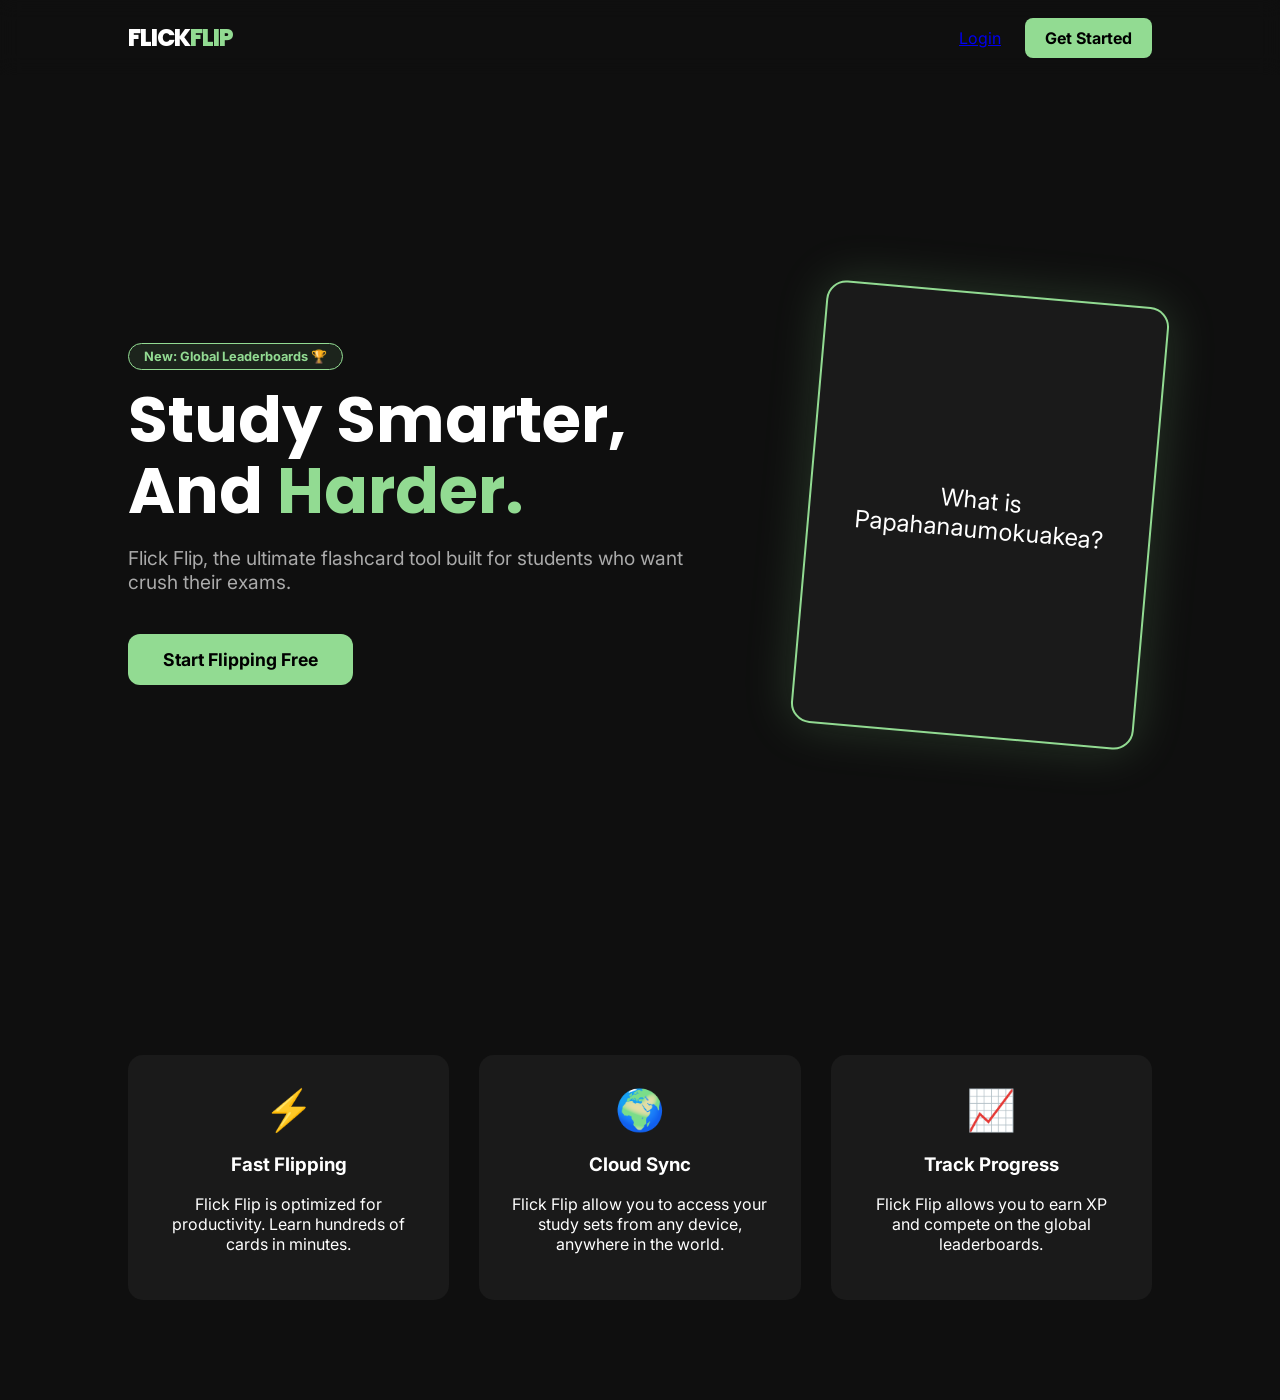
<file: public/index.html>
<!DOCTYPE html>
<html lang="en">
<head>
    <meta charset="UTF-8">
    <meta name="viewport" content="width=device-width, initial-scale=1.0">
    <title>Flick Flip | Master Your Studies</title>
    <link href="https://fonts.googleapis.com/css2?family=Inter:wght@400;700&family=Poppins:wght@600;800&display=swap" rel="stylesheet">
    <style>
        :root {
            --primary: #92db92;
            --bg: #0f0f0f;
            --card-bg: #1a1a1a;
            --text: #ffffff;
        }

        .landing-page {
            background-color: var(--bg);
            color: var(--text);
            font-family: 'Inter', sans-serif;
            margin: 0;
            overflow-x: hidden;
        }

        .landing-nav {
            display: flex;
            justify-content: space-between;
            align-items: center;
            padding: 20px 10%;
            background: rgba(15, 15, 15, 0.8);
            backdrop-filter: blur(10px);
            position: sticky;
            top: 0;
            z-index: 100;
        }

        .logo {
            font-family: 'Poppins', sans-serif;
            font-size: 1.5rem;
            font-weight: 800;
            letter-spacing: -1px;
        }

        .logo span { color: var(--primary); }

        .cta-button-nav {
            background: var(--primary);
            color: black;
            padding: 10px 20px;
            border-radius: 8px;
            text-decoration: none;
            font-weight: bold;
            margin-left: 20px;
        }

        .hero {
            display: flex;
            align-items: center;
            justify-content: space-between;
            padding: 80px 10%;
            min-height: 80vh;
        }

        .hero-content { max-width: 600px; }

        .badge {
            background: rgba(146, 219, 146, 0.1);
            color: var(--primary);
            padding: 5px 15px;
            border-radius: 20px;
            font-size: 0.8rem;
            font-weight: bold;
            border: 1px solid var(--primary);
        }

        .hero h1 {
            font-family: 'Poppins', sans-serif;
            font-size: 4rem;
            margin: 20px 0;
            line-height: 1.1;
        }

        .highlight { color: var(--primary); }

        .hero p {
            font-size: 1.2rem;
            color: #aaa;
            margin-bottom: 40px;
        }

        .main-btn {
            background: var(--primary);
            color: black;
            padding: 15px 35px;
            border-radius: 12px;
            font-size: 1.1rem;
            font-weight: bold;
            text-decoration: none;
            transition: transform 0.2s;
            display: inline-block;
        }

        .main-btn:hover { transform: translateY(-3px); }

        .card-preview {
            width: 300px;
            height: 400px;
            background: var(--card-bg);
            border: 2px solid var(--primary);
            border-radius: 20px;
            display: flex;
            align-items: center;
            justify-content: center;
            text-align: center;
            padding: 20px;
            font-size: 1.5rem;
            box-shadow: 0 0 50px rgba(146, 219, 146, 0.2);
            transform: rotate(5deg);
        }

        .features {
            display: grid;
            grid-template-columns: repeat(auto-fit, minmax(250px, 1fr));
            gap: 30px;
            padding: 100px 10%;
        }

        .feature-card {
            background: var(--card-bg);
            padding: 30px;
            border-radius: 15px;
            text-align: center;
            transition: background 0.3s;
        }

        .feature-card:hover { background: #222; }

        .feature-card .icon { font-size: 2.5rem; margin-bottom: 15px; }
    </style>
</head>
<body class="landing-page">

    <!--I greatly thank Gemini AI for helping me go through my sturggles-->

    <nav class="landing-nav">
        <div class="logo">FLICK<span>FLIP</span></div>
        <div class="nav-links">
            <a href="login.html" class="login-link">Login</a>
            <a href="login.html" class="cta-button-nav">Get Started</a>
        </div>
    </nav>

    <header class="hero">
        <div class="hero-content">
            <span class="badge">New: Global Leaderboards 🏆</span>
            <h1>Study Smarter, And <span class="highlight">Harder.</span></h1>
            <p>Flick Flip, the ultimate flashcard tool built for students who want crush their exams.</p>
            
            <div class="hero-btns">
                <a href="login.html" class="main-btn">Start Flipping Free</a>
            </div>
        </div>

        <div class="hero-visual">
            <div class="card-preview">
                <div class="preview-front">What is Papahanaumokuakea?</div>
            </div>
        </div>
    </header>

    <section id="features" class="features">
        <div class="feature-card">
            <div class="icon">⚡</div>
            <h3>Fast Flipping</h3>
            <p>Flick Flip is optimized for productivity. Learn hundreds of cards in minutes.</p>
        </div>
        <div class="feature-card">
            <div class="icon">🌍</div>
            <h3>Cloud Sync</h3>
            <p>Flick Flip allow you to access your study sets from any device, anywhere in the world.</p>
        </div>
        <div class="feature-card">
            <div class="icon">📈</div>
            <h3>Track Progress</h3>
            <p>Flick Flip allows you to earn XP and compete on the global leaderboards.</p>
        </div>
    </section>

</body>
</html>
</file>
